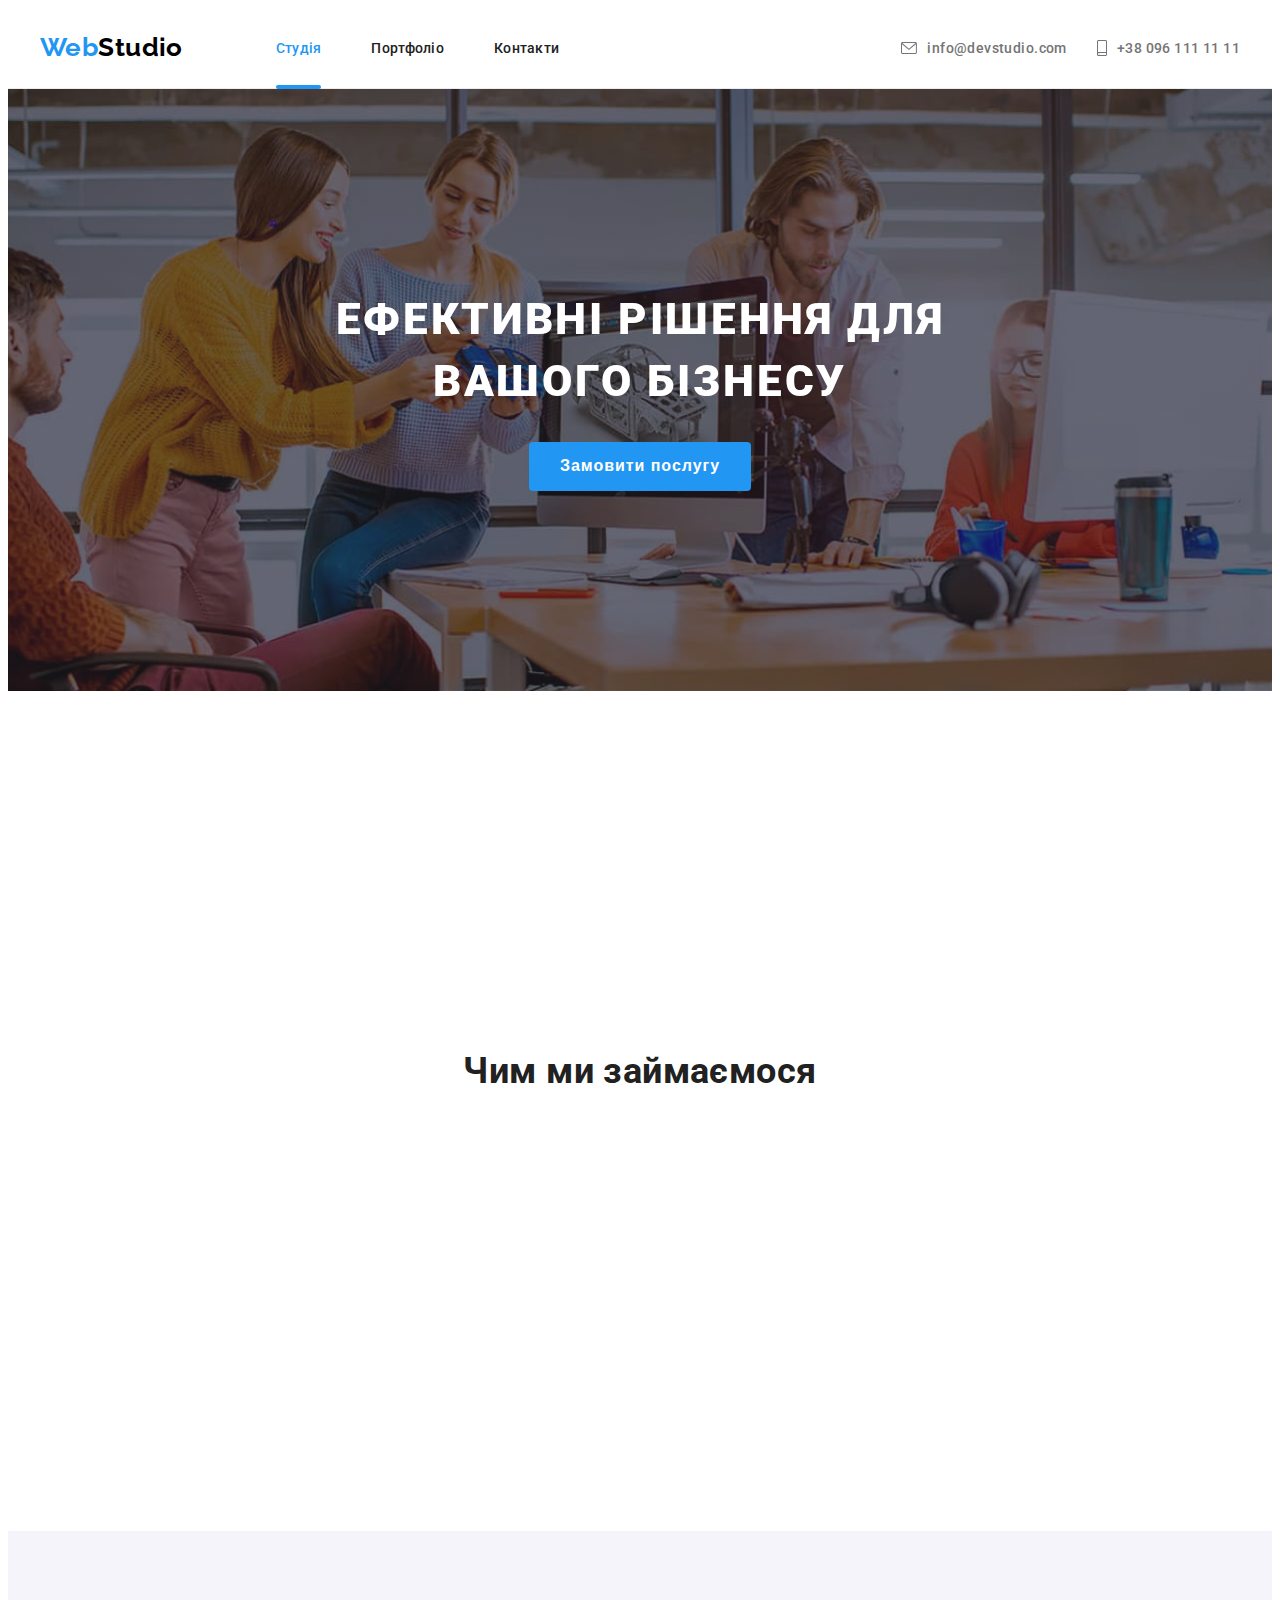
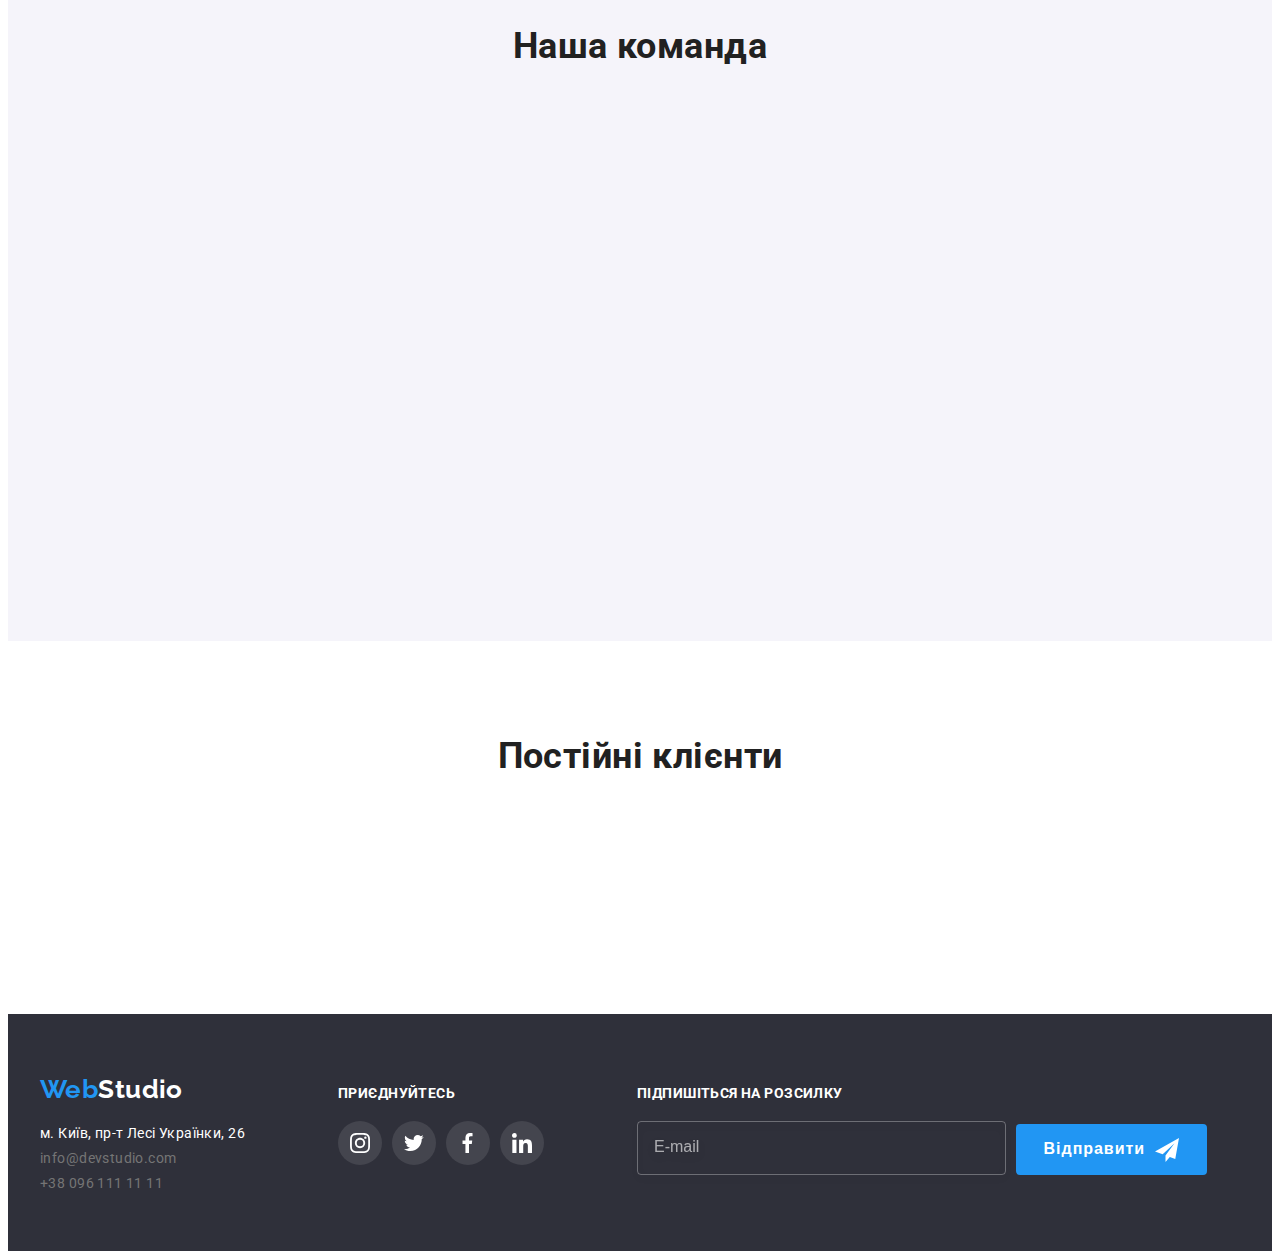
<file: index.html>
<!DOCTYPE html>
<html lang="uk">
  <head>
    <meta charset="UTF-8" />
    <meta http-equiv="X-UA-Compatible" content="IE=edge" />
    <meta name="viewport" content="width=device-width, initial-scale=1.0" />
    <title>Студія</title>
    <link rel="preconnect" href="https://fonts.googleapis.com" />
    <link rel="preconnect" href="https://fonts.gstatic.com" crossorigin />
    <link
      href="https://fonts.googleapis.com/css2?family=Raleway:wght@700&family=Roboto:wght@400;500;700;900&display=swap"
      rel="stylesheet"
    />
    <link
      rel="stylesheet"
      href="https://cdnjs.cloudflare.com/ajax/libs/modern-normalize/1.1.0/modern-normalize.min.css"
      integrity="sha512-wpPYUAdjBVSE4KJnH1VR1HeZfpl1ub8YT/NKx4PuQ5NmX2tKuGu6U/JRp5y+Y8XG2tV+wKQpNHVUX03MfMFn9Q=="
      crossorigin="anonymous"
      referrerpolicy="no-referrer"
    />
    <link
      rel="stylesheet"
      href="https://cdnjs.cloudflare.com/ajax/libs/animate.css/4.1.1/animate.min.css"
    />
    <link href="https://unpkg.com/aos@2.3.1/dist/aos.css" rel="stylesheet" />
    <link rel="stylesheet" href="./styles.css/style.css" />
  </head>
  <body class="page">
    <!-- Header -->
    <header class="header section">
      <nav class="container main-nav">
        <a href="./index.html" class="logo"
          >Web<span class="head-style">Studio</span></a
        >
        <ul class="site-nav list">
          <li class="site-nav-item">
            <a
              href=""
              class="site-nav-link link current"
              rel="noreferrer noopener"
              >Студія</a
            >
          </li>
          <li class="site-nav-item">
            <a href="./portfolio.html" class="site-nav-link link">Портфоліо</a>
          </li>
          <li class="site-nav-item">
            <a href="" class="site-nav-link link" rel="noreferrer noopener"
              >Контакти</a
            >
          </li>
        </ul>
        <ul class="contacts-list list">
          <li class="contacts-item">
            <a class="contact-link link" href="mailto:info@devstudio.com">
              <svg class="contact-icon" width="16" height="12">
                <use href="./images/social-icon.svg#icon-envelope"></use></svg
              >info@devstudio.com</a
            >
          </li>
          <li class="contacts-item">
            <a
              class="contact-link phone-icon phone link"
              href="tel:+380961111111"
              ><svg class="contact-icon" width="10" height="16">
                <use href="./images/social-icon.svg#icon-smartphone"></use></svg
              >+38 096 111 11 11</a
            >
          </li>
        </ul>
      </nav>
    </header>
    <!-- Hero -->
    <main>
      <section class="hero">
        <div class="container">
          <h1 class="hero-title" data-aos="zoom-out-up">
            Ефективні рішення для вашого бізнесу
          </h1>
          <button type="button" class="hero-button btn" data-modal-open>
            Замовити послугу
          </button>
        </div>
      </section>
      <!-- Переваги -->
      <section class="section feature">
        <div class="container">
          <h2 class="section-title visually-hidden">Переваги</h2>
          <ul
            class="feature-list list"
            data-aos="fade-down"
            data-aos-duration="350"
          >
            <li class="feature-item antena-icon">
              <div class="feature-wrapp">
                <svg class="feature-icon" width="70" height="70">
                  <use href="./images/social-icon.svg#icon-antenna"></use>
                </svg>
              </div>
              <h3 class="feature-title">Увага до деталей</h3>
              <p class="feature-text">
                Ідейні міркування, і навіть початок повсякденної роботи з
                формування позиції.
              </p>
            </li>
            <li class="feature-item clock-icon">
              <div class="feature-wrapp">
                <svg class="feature-icon" width="70" height="70">
                  <use href="./images/social-icon.svg#icon-clock"></use>
                </svg>
              </div>
              <h3 class="feature-title">Пунктуальність</h3>
              <p class="feature-text">
                Завдання організації, особливо рамки і місце навчання кадрів
                тягне у себе.
              </p>
            </li>
            <li class="feature-item diagram-icon">
              <div class="feature-wrapp">
                <svg class="feature-icon" width="70" height="70">
                  <use href="./images/social-icon.svg#icon-diagram"></use>
                </svg>
              </div>
              <h3 class="feature-title">Планування</h3>
              <p class="feature-text">
                Так само консультація з широким активом значною мірою зумовлює.
              </p>
            </li>
            <li class="feature-item astronaut-icon">
              <div class="feature-wrapp">
                <svg class="feature-icon" width="70" height="70">
                  <use href="./images/social-icon.svg#icon-astronaut"></use>
                </svg>
              </div>
              <h3 class="feature-title">Сучасні Технологіі</h3>
              <p class="feature-text">
                Значимість цих проблем настільки очевидна, що реалізація
                планових завдань.
              </p>
            </li>
          </ul>
        </div>
      </section>
      <!-- Что мы делаем -->
      <section class="section process">
        <div class="container">
          <h2 class="section-title">Чим ми займаємося</h2>
          <ul
            class="process-list list"
            data-aos="fade-down"
            data-aos-duration="350"
          >
            <li class="process-item">
              <div class="process-wrap">
                <img
                  src="./images/box1.jpg"
                  alt="Робота на персональному компьютері"
                  width="370"
                  height="294"
                />
                <p class="process-text">Десктопні додатки</p>
              </div>
            </li>
            <li class="process-item">
              <div class="process-wrap">
                <img
                  src="./images/box2.jpg"
                  alt="Розробка  дизайна на макбуці"
                  width="370"
                  height="294"
                />
                <p class="process-text">Мобільні додатки</p>
              </div>
            </li>
            <li class="process-item">
              <div class="process-wrap">
                <img
                  src="./images/box3.jpg"
                  alt="Планшет з інфографікой"
                  width="370"
                  height="294"
                />
                <p class="process-text">Дизайнерські рішення</p>
              </div>
            </li>
          </ul>
        </div>
      </section>
      <!-- Team -->
      <section class="section team">
        <div class="container">
          <h2 class="section-title">Наша команда</h2>
          <ul
            class="team-list list"
            data-aos="fade-down"
            data-aos-duration="350"
          >
            <li class="team-item">
              <img
                src="./images/team/igor.jpg"
                alt="молодий хлопець у коричневій сорочці, з бородою та в окулярах"
                width="270"
              />
              <div class="team-content">
                <h3 class="team-title">Ігор Дем'яненко</h3>
                <p class="team-subtitle">Product Designer</p>
                <ul class="social-team-list">
                  <li class="social-team-item">
                    <a href="" class="social-team-link">
                      <svg class="social-team-icon">
                        <use
                          href="./images/social-icon.svg#icon-instagram"
                        ></use>
                      </svg>
                    </a>
                  </li>
                  <li class="social-team-item">
                    <a href="" class="social-team-link">
                      <svg class="social-team-icon">
                        <use href="./images/social-icon.svg#icon-twitter"></use>
                      </svg>
                    </a>
                  </li>
                  <li class="social-team-item">
                    <a href="" class="social-team-link">
                      <svg class="social-team-icon">
                        <use
                          href="./images/social-icon.svg#icon-facebook"
                        ></use>
                      </svg>
                    </a>
                  </li>
                  <li class="social-team-item">
                    <a href="" class="social-team-link">
                      <svg class="social-team-icon">
                        <use
                          href="./images/social-icon.svg#icon-linkedin"
                        ></use>
                      </svg>
                    </a>
                  </li>
                </ul>
              </div>
            </li>

            <li class="team-item">
              <img
                src="./images/team/olga.jpg"
                alt="Дівчина з білим волоссям та в окулярах, яка посміхається"
                width="270"
                class="photo"
              />
              <div class="team-content">
                <h3 class="team-title">Ольга Рєпіна</h3>
                <p class="team-subtitle">Frontend Developer</p>

                <ul class="social-team-list">
                  <li class="social-team-item">
                    <a href="" class="social-team-link">
                      <svg class="social-team-icon">
                        <use
                          href="./images/social-icon.svg#icon-instagram"
                        ></use>
                      </svg>
                    </a>
                  </li>
                  <li class="social-team-item">
                    <a href="" class="social-team-link">
                      <svg class="social-team-icon">
                        <use href="./images/social-icon.svg#icon-twitter"></use>
                      </svg>
                    </a>
                  </li>
                  <li class="social-team-item">
                    <a href="" class="social-team-link">
                      <svg class="social-team-icon">
                        <use
                          href="./images/social-icon.svg#icon-facebook"
                        ></use>
                      </svg>
                    </a>
                  </li>
                  <li class="social-team-item">
                    <a href="" class="social-team-link">
                      <svg class="social-team-icon">
                        <use
                          href="./images/social-icon.svg#icon-linkedin"
                        ></use>
                      </svg>
                    </a>
                  </li>
                </ul>
              </div>
            </li>
            <li class="team-item">
              <img
                src="./images/team/mikola.jpg"
                alt="Молодий хлопець в голубій рубашці"
                width="270"
              />
              <div class="team-content">
                <h3 class="team-title">Микола Тарасов</h3>
                <p class="team-subtitle">Marketing</p>

                <ul class="social-team-list">
                  <li class="social-team-item">
                    <a href="" class="social-team-link">
                      <svg class="social-team-icon">
                        <use
                          href="./images/social-icon.svg#icon-instagram"
                        ></use>
                      </svg>
                    </a>
                  </li>
                  <li class="social-team-item">
                    <a href="" class="social-team-link">
                      <svg class="social-team-icon">
                        <use href="./images/social-icon.svg#icon-twitter"></use>
                      </svg>
                    </a>
                  </li>
                  <li class="social-team-item">
                    <a href="" class="social-team-link">
                      <svg class="social-team-icon">
                        <use
                          href="./images/social-icon.svg#icon-facebook"
                        ></use>
                      </svg>
                    </a>
                  </li>
                  <li class="social-team-item">
                    <a href="" class="social-team-link">
                      <svg class="social-team-icon">
                        <use
                          href="./images/social-icon.svg#icon-linkedin"
                        ></use>
                      </svg>
                    </a>
                  </li>
                </ul>
              </div>
            </li>
            <li class="team-item">
              <img
                src="./images/team/mihailo.jpg"
                alt="Хлопець у чорній футболці з бородою та в окулярах"
                width="270"
              />
              <div class="team-content">
                <h3 class="team-title">Михайло Єрмаков</h3>
                <p class="team-subtitle">UI Designer</p>
                <ul class="social-team-list">
                  <li class="social-team-item">
                    <a href="" class="social-team-link">
                      <svg class="social-team-icon">
                        <use
                          href="./images/social-icon.svg#icon-instagram"
                        ></use>
                      </svg>
                    </a>
                  </li>
                  <li class="social-team-item">
                    <a href="" class="social-team-link">
                      <svg class="social-team-icon">
                        <use href="./images/social-icon.svg#icon-twitter"></use>
                      </svg>
                    </a>
                  </li>
                  <li class="social-team-item">
                    <a href="" class="social-team-link">
                      <svg class="social-team-icon">
                        <use
                          href="./images/social-icon.svg#icon-facebook"
                        ></use>
                      </svg>
                    </a>
                  </li>
                  <li class="social-team-item">
                    <a href="" class="social-team-link">
                      <svg class="social-team-icon">
                        <use
                          href="./images/social-icon.svg#icon-linkedin"
                        ></use>
                      </svg>
                    </a>
                  </li>
                </ul>
              </div>
            </li>
          </ul>
        </div>
      </section>
      <section class="clients section">
        <div class="container">
          <h2 class="section-title">Постійні клієнти</h2>
          <ul class="clients-list" data-aos="fade-down" data-aos-duration="350">
            <li class="clients-item client-one">
              <a href="" class="clients-link"
                ><svg class="clients-icon" width="106" height="60">
                  <use
                    href="./images/social-icon.svg#icon-client-one"
                  ></use></svg
              ></a>
            </li>
            <li class="clients-item client-two">
              <a href="" class="clients-link"
                ><svg class="clients-icon" width="106" height="60">
                  <use
                    href="./images/social-icon.svg#icon-client-two"
                  ></use></svg
              ></a>
            </li>
            <li class="clients-item client-three">
              <a href="" class="clients-link"
                ><svg class="clients-icon" width="106" height="60">
                  <use
                    href="./images/social-icon.svg#icon-client-three"
                  ></use></svg
              ></a>
            </li>
            <li class="clients-item client-four">
              <a href="" class="clients-link"
                ><svg class="clients-icon" width="106" height="60">
                  <use
                    href="./images/social-icon.svg#icon-client-four"
                  ></use></svg
              ></a>
            </li>
            <li class="clients-item client-five">
              <a href="" class="clients-link"
                ><svg class="clients-icon" width="106" height="60">
                  <use
                    href="./images/social-icon.svg#icon-client-five"
                  ></use></svg
              ></a>
            </li>
            <li class="clients-item client-six">
              <a href="" class="clients-link"
                ><svg class="clients-icon" width="106" height="60">
                  <use
                    href="./images/social-icon.svg#icon-client-six"
                  ></use></svg
              ></a>
            </li>
          </ul>
        </div>
      </section>
    </main>
    <!-- Футер -->
    <footer class="footer section">
      <div class="container footer-content">
        <div class="footer-adress">
          <a href="./index.html" class="logo"
            >Web<span class="foot-style">Studio</span></a
          >
          <address>
            <ul class="address-list list">
              <li class="address-item">
                <a
                  href="https://goo.gl/maps/CPtrU1FHBa2aNyZL9"
                  target="_blank"
                  rel="noopener noreferrer nofollow"
                  class="street link"
                  >м. Київ, пр-т Лесі Українки, 26</a
                >
              </li>
              <li class="address-item">
                <a class="mail link" href="mailto:info@devstudio.com"
                  >info@devstudio.com</a
                >
              </li>
              <li class="address-item">
                <a class="phone link" href="tel:+380961111111"
                  >+38 096 111 11 11</a
                >
              </li>
            </ul>
          </address>
        </div>
        <div class="social footer-social">
          <strong class="social-title">приєднуйтесь</strong>
          <ul class="social-team-list">
            <li class="social-team-item">
              <a href="" class="social-team-link footer-social-link">
                <svg class="social-team-icon">
                  <use href="./images/social-icon.svg#icon-instagram"></use>
                </svg>
              </a>
            </li>
            <li class="social-team-item">
              <a href="" class="social-team-link footer-social-link">
                <svg class="social-team-icon">
                  <use href="./images/social-icon.svg#icon-twitter"></use>
                </svg>
              </a>
            </li>
            <li class="social-team-item">
              <a href="" class="social-team-link footer-social-link">
                <svg class="social-team-icon">
                  <use href="./images/social-icon.svg#icon-facebook"></use>
                </svg>
              </a>
            </li>
            <li class="social-team-item">
              <a href="" class="social-team-link footer-social-link">
                <svg class="social-team-icon">
                  <use href="./images/social-icon.svg#icon-linkedin"></use>
                </svg>
              </a>
            </li>
          </ul>
        </div>
        <div class="footer-wrap">
          <form action="#" class="footer-form">
            <strong class="social-title send-title"
              >підпишіться на розсилку</strong
            >
            <div class="foot-input-wrap">
              <input
                type="email"
                class="footer-input"
                name="email"
                id="footer-name"
                required
                placeholder="E-mail"
              />
              <button type="submit" class="btn footer-btn">
                Відправити
                <svg class="icon-send" width="24px" height="24px">
                  <use href="./images/social-icon.svg#icon-send"></use>
                </svg>
              </button>
            </div>
          </form>
        </div>
      </div>
    </footer>
    <div class="backdrop is-hidden" data-modal>
      <div class="modal">
        <button type="button" class="close-modal-btn" data-modal-close>
          <svg class="icon-close" width="11px" height="11px">
            <use href="./images/social-icon.svg#icon-close"></use>
          </svg>
        </button>

        <form action="#" class="form">
          <b class="form-title">Залиште свої дані, ми вам передзвонимо</b>

          <div class="form-field">
            <label for="name" class="form-label">Ім'я</label>
            <span class="input-wrap">
              <input
                class="form-input"
                type="name"
                name="name"
                id="name"
                required
                minlength="3"
                placeholder="Ваше Ім'я"
              />
              <svg class="form-icon" width="18" height="18">
                <use href="./images/social-icon.svg#icon-person"></use>
              </svg>
            </span>
          </div>

          <div class="form-field">
            <label for="tel" class="form-label">Телефон</label>
            <span class="input-wrap">
              <input
                class="form-input"
                type="tel"
                name="tel"
                id="tel"
                required
                placeholder=" "
                value="+380"
                minlength="13"
                maxlength="13"
              />
              <svg class="form-icon" width="18" height="18">
                <use href="./images/social-icon.svg#icon-form-phone"></use>
              </svg>
            </span>
          </div>

          <div class="form-field">
            <label for="mail" class="form-label">Пошта</label>
            <span class="input-wrap">
              <input
                class="form-input"
                type="email"
                name="mail"
                id="mail"
                required
                placeholder="test@gmail.com"
              />
              <svg class="form-icon" width="18" height="18">
                <use href="./images/social-icon.svg#icon-email"></use>
              </svg>
            </span>
          </div>

          <div class="form-field">
            <label class="form-label" for="comment">Коментар</label>
            <textarea
              class="comment"
              name="comment"
              id="comment"
              rows="10"
              placeholder="Введіть текст"
            ></textarea>
          </div>

          <div class="terms">
            <input
              class="terms-check visually-hidden"
              type="checkbox"
              name="terms"
              id="terms"
              required
            />
            <label for="terms" class="terms-label">
              <span>
                <svg class="check-icon" width="18" height="18">
                  <use href="./images/social-icon.svg#icon-check"></use></svg
              ></span>
              Погоджуюся з розсилкою та приймаю
              <a href="#" class="terms-link">Умови договору</a></label
            >
          </div>

          <button type="submit" class="btn form-button">Відправити</button>
        </form>
      </div>
    </div>
    <script src="./js/modal.js"></script>
    <script src="https://unpkg.com/aos@2.3.1/dist/aos.js"></script>
    <script>
      AOS.init();
    </script>
  </body>
</html>
</file>
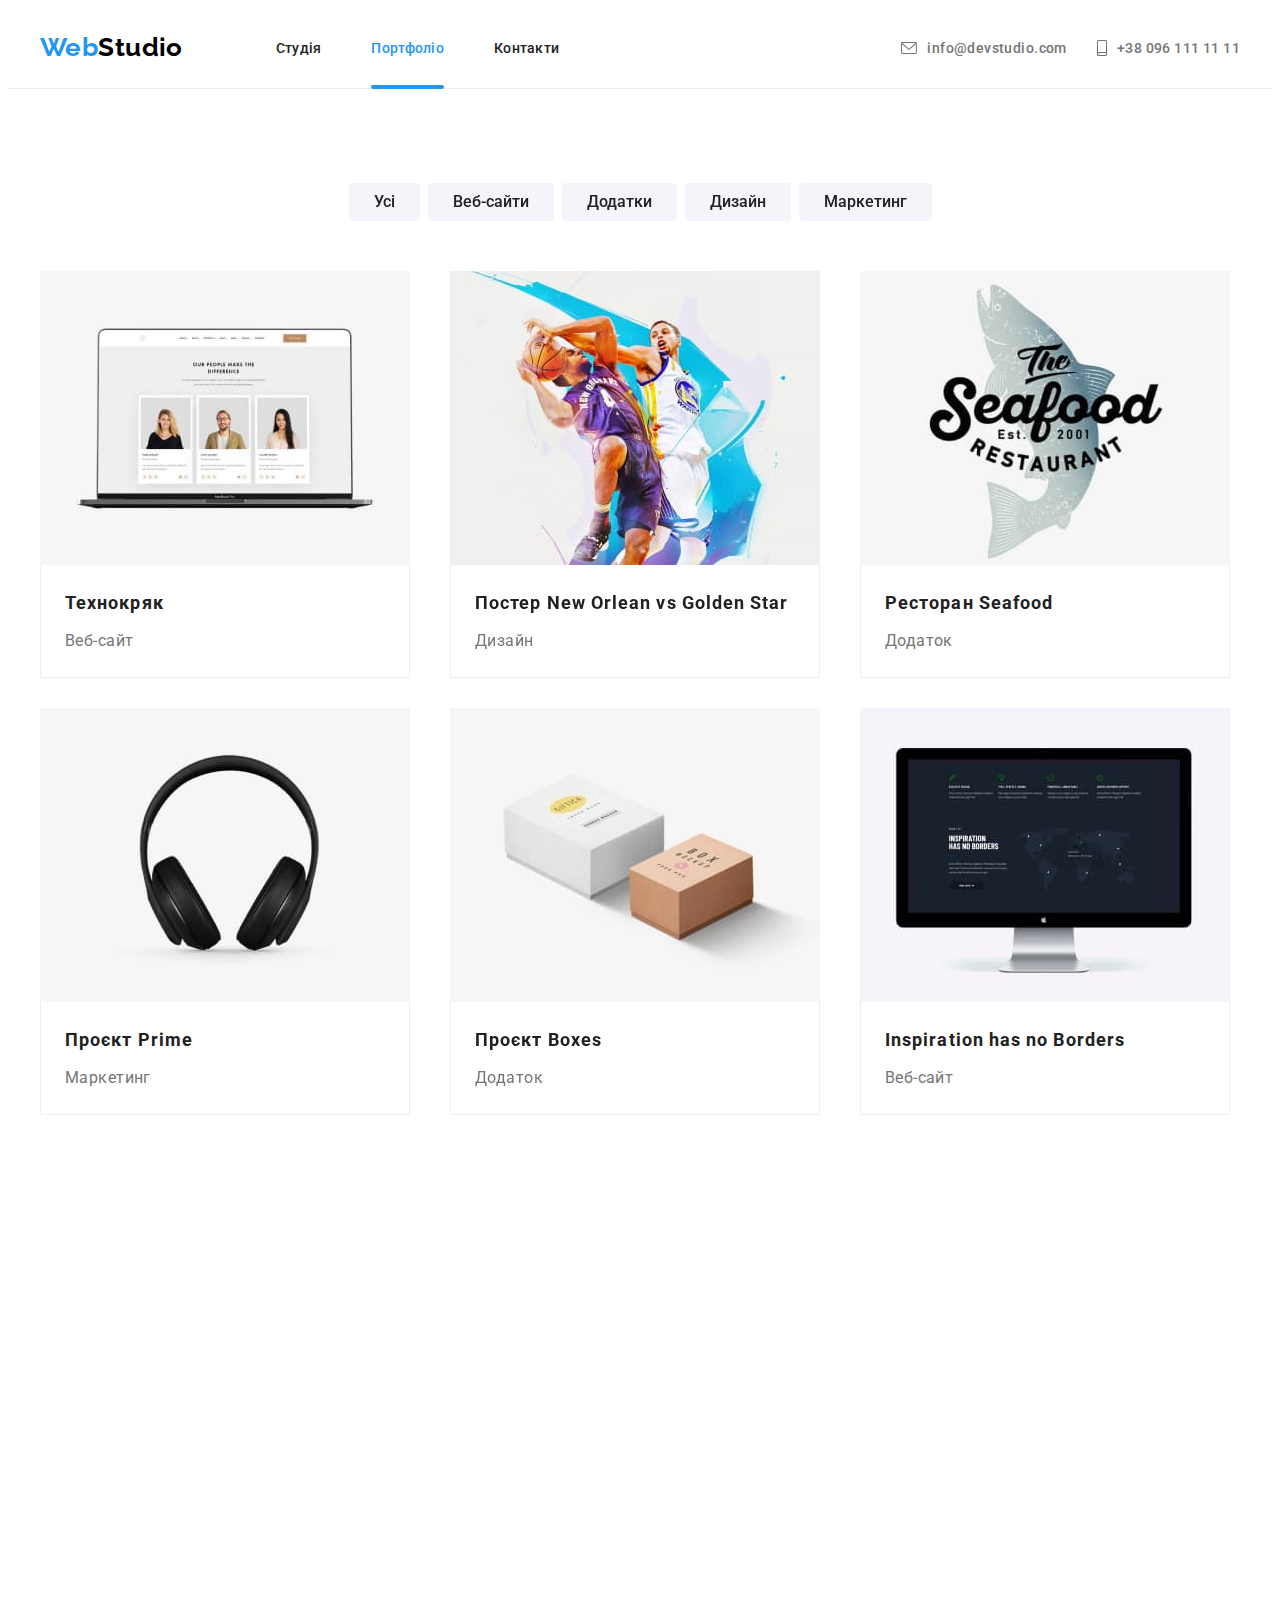
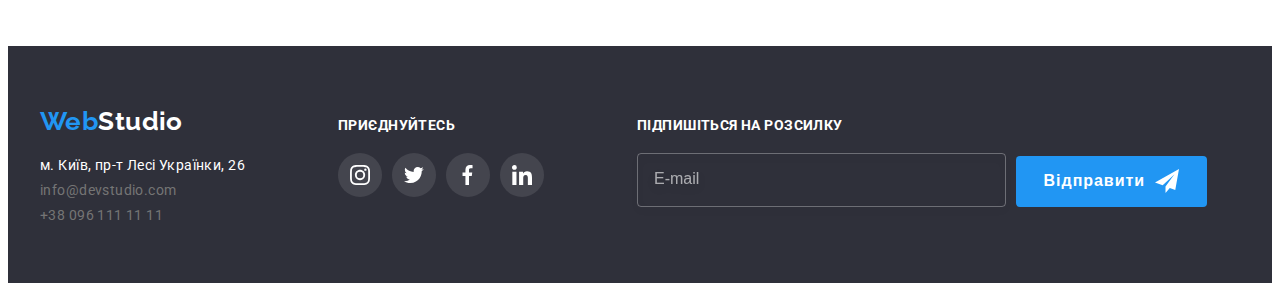
<file: portfolio.html>
<!DOCTYPE html>
<html lang="uk">
  <head>
    <meta charset="UTF-8" />
    <meta http-equiv="X-UA-Compatible" content="IE=edge" />
    <meta name="viewport" content="width=device-width, initial-scale=1.0" />
    <title>Студія</title>
    <link rel="preconnect" href="https://fonts.googleapis.com" />
    <link rel="preconnect" href="https://fonts.gstatic.com" crossorigin />
    <link
      href="https://fonts.googleapis.com/css2?family=Raleway:wght@700&family=Roboto:wght@400;500;700;900&display=swap"
      rel="stylesheet"
    />
    <link
      rel="stylesheet"
      href="https://cdnjs.cloudflare.com/ajax/libs/modern-normalize/1.1.0/modern-normalize.min.css"
      integrity="sha512-wpPYUAdjBVSE4KJnH1VR1HeZfpl1ub8YT/NKx4PuQ5NmX2tKuGu6U/JRp5y+Y8XG2tV+wKQpNHVUX03MfMFn9Q=="
      crossorigin="anonymous"
      referrerpolicy="no-referrer"
    />
    <link
      rel="stylesheet"
      href="https://cdnjs.cloudflare.com/ajax/libs/animate.css/4.1.1/animate.min.css"
    />
    <link href="https://unpkg.com/aos@2.3.1/dist/aos.css" rel="stylesheet" />
    <link rel="stylesheet" href="./styles.css/style.css" />
  </head>
  <body class="page">
    <!-- Header -->
    <header class="header">
      <nav class="container main-nav">
        <a href="./index.html" class="logo"
          >Web<span class="head-style">Studio</span></a
        >
        <ul class="site-nav list">
          <li class="site-nav-item">
            <a
              href="./index.html"
              class="site-nav-link link"
              rel="noreferrer noopener"
              >Студія</a
            >
          </li>
          <li class="site-nav-item">
            <a href="./portfolio.html" class="site-nav-link link current"
              >Портфоліо</a
            >
          </li>
          <li class="site-nav-item">
            <a href="" class="site-nav-link link" rel="noreferrer noopener"
              >Контакти</a
            >
          </li>
        </ul>
        <ul class="contacts-list list">
          <li class="contacts-item">
            <a class="contact-link link" href="mailto:info@devstudio.com">
              <svg class="contact-icon" width="16" height="12">
                <use href="./images/social-icon.svg#icon-envelope"></use></svg
              >info@devstudio.com</a
            >
          </li>
          <li class="contacts-item">
            <a
              class="contact-link phone-icon phone link"
              href="tel:+380961111111"
              ><svg class="contact-icon" width="10" height="16">
                <use href="./images/social-icon.svg#icon-smartphone"></use></svg
              >+38 096 111 11 11</a
            >
          </li>
        </ul>
      </nav>
    </header>
    <!-- main  -->
    <main>
      <section class="portfolio section">
        <div class="container">
          <h1 class="visually-hidden">Портфоліо</h1>
          <ul class="filter-list list" data-aos="zoom-out-up">
            <li class="filter-item">
              <button class="radio-button" type="button">Усі</button>
            </li>
            <li class="filter-item">
              <button class="radio-button" type="button">Веб-сайти</button>
            </li>
            <li class="filter-item">
              <button class="radio-button" type="button">Додатки</button>
            </li>
            <li class="filter-item">
              <button class="radio-button" type="button">Дизайн</button>
            </li>
            <li class="filter-item">
              <button class="radio-button" type="button">Маркетинг</button>
            </li>
          </ul>
          <ul class="projects-list list">
            <li class="projects-item" data-aos="fade-right">
              <a href="" class="link projects-link">
                <div class="projects-overlay">
                  <img
                    src="./images/portfolio/technokryk.jpeg"
                    alt="Приклад сайта на ноутбуці"
                    class="projects-cover"
                    width="370"
                  />
                  <p class="text-overlay">
                    Ресурс пропонує комплексні пропозиції з різним рівнем
                    функціоналу та сервісів. Все це дозволить відвідувачу
                    отримати вичерпні відомості про компанію чи приватну особу.
                  </p>
                </div>
                <div class="bot-content">
                  <h2 class="project-title">Технокряк</h2>
                  <p class="projects-text">Веб-сайт</p>
                </div>
              </a>
            </li>
            <li class="projects-item" data-aos="flip-right">
              <a href="" class="link projects-link">
                <div class="projects-overlay">
                  <img
                    src="./images/portfolio/poster.jpeg"
                    alt="Два хлопця грають у баскетбол"
                    class="projects-cover"
                    width="370"
                  />
                  <p class="text-overlay">
                    Ресурс пропонує комплексні пропозиції з різним рівнем
                    функціоналу та сервісів. Все це дозволить відвідувачу
                    отримати вичерпні відомості про компанію чи приватну особу.
                  </p>
                </div>
                <div class="bot-content">
                  <h2 class="project-title">
                    Постер New Orlean vs Golden Star
                  </h2>
                  <p class="projects-text">Дизайн</p>
                </div>
              </a>
            </li>
            <li class="projects-item" data-aos="fade-left">
              <a href="" class="link projects-link">
                <div class="projects-overlay">
                  <img
                    src="./images/portfolio/seafood.jpeg"
                    alt="Логотип у формі сірої риби"
                    class="projects-cover"
                    width="370"
                  />
                  <p class="text-overlay">
                    Ресурс пропонує комплексні пропозиції з різним рівнем
                    функціоналу та сервісів. Все це дозволить відвідувачу
                    отримати вичерпні відомості про компанію чи приватну особу.
                  </p>
                </div>
                <div class="bot-content">
                  <h2 class="project-title">Ресторан Seafood</h2>
                  <p class="projects-text">Додаток</p>
                </div>
              </a>
            </li>
            <li class="projects-item" data-aos="fade-right">
              <a href="" class="link projects-link">
                <div class="projects-overlay">
                  <img
                    src="./images/portfolio/prime.jpeg"
                    alt="фото чорних навушників на білому фоні"
                    class="projects-cover"
                    width="370"
                  />
                  <p class="text-overlay">
                    Ресурс пропонує комплексні пропозиції з різним рівнем
                    функціоналу та сервісів. Все це дозволить відвідувачу
                    отримати вичерпні відомості про компанію чи приватну особу.
                  </p>
                </div>
                <div class="bot-content">
                  <h2 class="project-title">Проєкт Prime</h2>
                  <p class="projects-text">Маркетинг</p>
                </div>
              </a>
            </li>
            <li class="projects-item" data-aos="flip-right">
              <a href="" class="link projects-link">
                <div class="projects-overlay">
                  <img
                    src="./images/portfolio/boxes.jpeg"
                    alt="дві коробки з разнимі стилями"
                    class="projects-cover"
                    width="370"
                  />
                  <p class="text-overlay">
                    Ресурс пропонує комплексні пропозиції з різним рівнем
                    функціоналу та сервісів. Все це дозволить відвідувачу
                    отримати вичерпні відомості про компанію чи приватну особу.
                  </p>
                </div>
                <div class="bot-content">
                  <h2 class="project-title">Проєкт Boxes</h2>
                  <p class="projects-text">Додаток</p>
                </div>
              </a>
            </li>
            <li class="projects-item" data-aos="fade-left">
              <a href="" class="link projects-link">
                <div class="projects-overlay">
                  <img
                    src="./images/portfolio/inspiration.jpeg"
                    alt="монітор, на якому зображен веб сервіс проекту"
                    class="projects-cover"
                    width="370"
                  />
                  <p class="text-overlay">
                    Ресурс пропонує комплексні пропозиції з різним рівнем
                    функціоналу та сервісів. Все це дозволить відвідувачу
                    отримати вичерпні відомості про компанію чи приватну особу.
                  </p>
                </div>
                <div class="bot-content">
                  <h2 class="project-title">Inspiration has no Borders</h2>
                  <p class="projects-text">Веб-сайт</p>
                </div>
              </a>
            </li>
            <li class="projects-item" data-aos="fade-right">
              <a href="" class="link projects-link">
                <div class="projects-overlay">
                  <img
                    src="./images/portfolio/limitededition.jpeg"
                    alt="Розгорнутий білій журнал"
                    class="projects-cover"
                    width="370"
                  />
                  <p class="text-overlay">
                    Ресурс пропонує комплексні пропозиції з різним рівнем
                    функціоналу та сервісів. Все це дозволить відвідувачу
                    отримати вичерпні відомості про компанію чи приватну особу.
                  </p>
                </div>
                <div class="bot-content">
                  <h2 class="project-title">Видання Limited Edition</h2>
                  <p class="projects-text">Дизайн</p>
                </div>
              </a>
            </li>
            <li class="projects-item" data-aos="flip-right">
              <a href="" class="link projects-link">
                <div class="projects-overlay">
                  <img
                    src="./images/portfolio/lab.jpeg"
                    alt="Логотип компаніі Lab"
                    class="projects-cover"
                    width="370"
                  />
                  <p class="text-overlay">
                    Ресурс пропонує комплексні пропозиції з різним рівнем
                    функціоналу та сервісів. Все це дозволить відвідувачу
                    отримати вичерпні відомості про компанію чи приватну особу.
                  </p>
                </div>
                <div class="bot-content">
                  <h2 class="project-title">Проєкт LAB</h2>
                  <p class="projects-text">Маркетинг</p>
                </div>
              </a>
            </li>
            <li class="projects-item" data-aos="fade-left">
              <a href="" class="link projects-link">
                <div class="projects-overlay">
                  <img
                    src="./images/portfolio/growing.jpeg"
                    alt="Чоловічі руки, які печатають текст на ноутбуці"
                    class="projects-cover"
                    width="370"
                  />
                  <p class="text-overlay">
                    Ресурс пропонує комплексні пропозиції з різним рівнем
                    функціоналу та сервісів. Все це дозволить відвідувачу
                    отримати вичерпні відомості про компанію чи приватну особу.
                  </p>
                </div>
                <div class="bot-content">
                  <h2 class="project-title">Growing Business</h2>
                  <p class="projects-text">Додаток</p>
                </div>
              </a>
            </li>
          </ul>
        </div>
      </section>
    </main>
    <!-- Футер -->
    <footer class="footer section">
      <div class="container footer-content">
        <div class="footer-adress">
          <a href="./index.html" class="logo"
            >Web<span class="foot-style">Studio</span></a
          >
          <address>
            <ul class="address-list list">
              <li class="address-item">
                <a
                  href="https://goo.gl/maps/CPtrU1FHBa2aNyZL9"
                  target="_blank"
                  rel="noopener noreferrer nofollow"
                  class="street link"
                  >м. Київ, пр-т Лесі Українки, 26</a
                >
              </li>
              <li class="address-item">
                <a class="mail link" href="mailto:info@devstudio.com"
                  >info@devstudio.com</a
                >
              </li>
              <li class="address-item">
                <a class="phone link" href="tel:+380961111111"
                  >+38 096 111 11 11</a
                >
              </li>
            </ul>
          </address>
        </div>
        <div class="social footer-social">
          <strong class="social-title">приєднуйтесь</strong>
          <ul class="social-team-list">
            <li class="social-team-item">
              <a href="" class="social-team-link footer-social-link">
                <svg class="social-team-icon">
                  <use href="./images/social-icon.svg#icon-instagram"></use>
                </svg>
              </a>
            </li>
            <li class="social-team-item">
              <a href="" class="social-team-link footer-social-link">
                <svg class="social-team-icon">
                  <use href="./images/social-icon.svg#icon-twitter"></use>
                </svg>
              </a>
            </li>
            <li class="social-team-item">
              <a href="" class="social-team-link footer-social-link">
                <svg class="social-team-icon">
                  <use href="./images/social-icon.svg#icon-facebook"></use>
                </svg>
              </a>
            </li>
            <li class="social-team-item">
              <a href="" class="social-team-link footer-social-link">
                <svg class="social-team-icon">
                  <use href="./images/social-icon.svg#icon-linkedin"></use>
                </svg>
              </a>
            </li>
          </ul>
        </div>
        <div class="footer-wrap">
          <form action="" class="footer-form">
            <strong class="social-title send-title"
              >підпишіться на розсилку</strong
            >
            <div class="foot-input-wrap">
              <input
                type="email"
                class="footer-input"
                name="email"
                id="footer-name"
                required
                placeholder="E-mail"
              />
              <button type="submit" class="btn footer-btn">
                Відправити
                <svg class="icon-send" width="24px" height="24px">
                  <use href="./images/social-icon.svg#icon-send"></use>
                </svg>
              </button>
            </div>
          </form>
        </div>
      </div>
    </footer>

    <script src="https://unpkg.com/aos@2.3.1/dist/aos.js"></script>
    <script>
      AOS.init();
    </script>
  </body>
</html>
</file>
<file: styles.css/style.css>
/* Primary color - #757575 */
/* Sub color - #212121 */
/* Brand color #2196F3*/
/* Black color #000000 */
/* White color #FFFFFF */
/* Primary bg color #2F303A */
/* Maine font - Roboto 400-500-700-900  */
/* Logo font - 'Raleway' 700 */

:root {
  --primary-text-color: #757575;
  --secondary-text-color: #212121;
  --brand-color: #2196f3;
  --black-text-color: #000000;
  --white-text-color: #fff;
  --white-bg-color: #fff;
  --white-icon-color: #fff;
  --button-bg-color: #f5f4fa;
  --feature-bg-icon-color: #f5f4fa;
  --hero-bg-color: #2f303a;
  --footer-bg-color: #2f303a;
  --social-icon-color: #afb1b8;

  /* CSs animation speed */
  --transit: 250ms cubic-bezier(0.4, 0, 0.2, 1);
  --portfolio-card-transit: 250ms cubic-bezier(0.4, 0, 0.2, 1);
}

body {
  font-family: "Roboto", sans-serif;
  font-size: 14px;
  letter-spacing: 0.03em;

  color: var(--primary-text-color);
}

/* !------------------Reset------------------ */

h1,
h2,
h3,
h4,
h5,
h6,
p {
  margin-top: 0;
  margin-bottom: 0;
}

ul {
  list-style: none;
  margin: 0;
  padding: 0;
}

img {
  display: block;
  max-width: 100%;
}

button {
  display: block;
  cursor: pointer;
}

/* ? Універсальні класи */

.list {
  margin: 0;
  padding: 0;

  list-style: none;
}

.link {
  text-decoration: none;
}

.section {
  margin: 0 auto;
  max-width: 1600px;
  padding-top: 94px;
  padding-bottom: 94px;
}

.section-title {
  margin-bottom: 50px;
  text-align: center;

  font-size: 36px;
  line-height: 1.2;

  color: var(--secondary-text-color);
}

/* !------------------CONTAINER------------------ */

.container {
  width: 1200px;
  margin-left: auto;
  margin-right: auto;
  padding-left: 15px;
  padding-right: 15px;
}

/* ?------------------hidden для h1-h2 ------------------ */

.visually-hidden {
  position: absolute;
  white-space: nowrap;
  padding: 0;
  margin: -1px;

  width: 1px;
  height: 1px;

  overflow: hidden;
  border: 0;
  clip: rect(0 0 0 0);
  clip-path: inset(50%);
}

/*! ------------------HEADER----------------------  */

.header {
  width: 100%;
  min-height: 80px;
  padding: 0;

  background-color: var(--white-bg-color);
  border-bottom: 1px solid #ececec;
}

.main-nav {
  display: flex;
  align-items: center;
}

.site-nav {
  display: flex;
  margin-left: 93px;
  gap: 50px;
}

.site-nav-link {
  padding-top: 32px;
  padding-bottom: 32px;

  font-weight: 500;
  line-height: 1.3333;
  letter-spacing: 0.02em;

  color: var(--secondary-text-color);
}

/*? -----------Logo---------- */
.logo {
  display: block;

  font-family: "Raleway", sans-serif;
  font-weight: 700;
  font-size: 26px;
  line-height: 1.2;
  text-decoration: none;

  color: #2196f3;
}

.head-style {
  color: var(--black-text-color);
}

/* hover and focus для посилань */

.site-nav-link:hover,
.site-nav-link:focus {
  color: var(--brand-color);
}

.current {
  color: var(--brand-color);
  position: relative;
}

.current::after {
  position: absolute;
  content: "";
  bottom: -1px;
  left: 0;

  width: 100%;
  height: 4px;

  background-color: var(--brand-color);
  border-radius: 2px;
}

/*! ------------------CONTACTS----------------------  */

.contacts-list {
  display: flex;
  margin-left: auto;
  gap: 30px;
}

.contacts-item {
}

.contact-link {
  display: flex;
  padding-top: 32px;
  padding-bottom: 32px;
  align-items: center;
  gap: 10px;

  font-weight: 500;

  color: var(--primary-text-color);
}
.contact-icon {
  fill: currentColor;
}

.mail-text {
}

.contact-link:hover,
.contact-link:focus {
  color: var(--brand-color);
}

.site-nav-link,
.contact-link {
  transition: color var(--transit);
}

/*! ------------------HERO----------------------*/

.hero {
  min-width: 1200px;
  max-width: 1600px;
  margin: 0 auto;
  padding: 200px 0;

  text-align: center;

  background-image: linear-gradient(
      to right,
      rgba(47, 48, 58, 0.4),
      rgba(47, 48, 58, 0.4)
    ),
    url("../images/hero.jpeg");
  background-repeat: no-repeat;
  background-position: center;
  background-size: cover;
}

.hero-title {
  width: 696px;
  margin-bottom: 30px;
  margin-left: auto;
  margin-right: auto;

  font-weight: 900;
  font-size: 44px;
  line-height: 1.4;
  letter-spacing: 0.06em;
  text-transform: uppercase;

  color: var(--white-text-color);
}

.btn {
  display: inline-block;
  padding: 9px 31px;
  text-align: center;

  font-weight: 700;
  font-size: 16px;
  line-height: 1.9;
  letter-spacing: 0.06em;

  color: var(--white-text-color);
  background-color: var(--brand-color);
  border: none;
  border-radius: 4px;
}

.hero-button {
}

/* !-----------------------Feature------------------- */

.feature {
  background-color: var(--white-bg-color);
}

.feature-list {
  display: flex;
  gap: 30px;
}

.feature-item {
  flex-basis: calc((100% - 90px) / 4);
}

.feature-wrap {
  display: flex;
  width: 270px;
  height: 120px;
  margin-bottom: 30px;
  align-items: center;
  justify-content: center;

  background-color: var(--feature-bg-icon-color);
}

.feature-title {
  margin-bottom: 10px;

  font-size: 14px;
  line-height: 1.2;
  text-transform: uppercase;

  color: var(--secondary-text-color);
}

.feature-text {
  line-height: 1.7;
}

/* !-------------------Process---------------- */

.process {
  padding-top: 0;
}

.process-list {
  display: flex;
  gap: 30px;
}
.process-item {
}
.process-wrap {
  position: relative;
  overflow: hidden;
}
.process-text {
  position: absolute;
  bottom: 0;
  left: 0;
  height: 70px;

  display: flex;
  width: 100%;
  align-items: center;
  justify-content: center;

  color: var(--white-text-color);
  background: rgba(47, 48, 58, 0.8);

  font-weight: 700;
  line-height: 1.2;
  text-transform: uppercase;
}

/* !-------------------Team---------------- */

.team {
  text-align: center;

  background-color: #f5f4fa;
}

.team-list {
  display: flex;
  gap: 30px;
}

.team-item {
  width: calc((100% - 90px) / 4);

  background-color: var(--white-bg-color);

  transition: box-shadow var(--transit);
}

.team-item:hover {
  box-shadow: 0px 1px 3px rgba(0, 0, 0, 0.12), 0px 1px 1px rgba(0, 0, 0, 0.14),
    0px 2px 1px rgba(0, 0, 0, 0.2);
}

.team-list .photo {
  display: block;
}

.team-content {
  padding-top: 30px;
  padding-bottom: 30px;
}

.team-title {
  margin-bottom: 10px;

  font-weight: 500;
  font-size: 16px;
  line-height: 1.2;

  color: var(--secondary-text-color);
}

.team-subtitle {
  margin-bottom: 16px;

  font-size: 16px;
  line-height: 1.2;

  color: var(--primary-text-color);
}

/* ?----------------SOCIAL-TEAM-LINK-------------- */

.social-team-list {
  display: flex;
  margin: 0;
  padding: 0;
  justify-content: center;
  gap: 10px;

  list-style: none;
}
.social-team-item {
  width: 44px;
  height: 44px;
}
.social-team-link {
  display: flex;
  width: 100%;
  height: 100%;
  justify-content: center;
  align-items: center;

  background-color: #ffffff;
  border-radius: 50px;

  transition: background-color var(--transit);
}
.social-team-icon {
  width: 20px;
  height: 20px;

  fill: #afb1b8;

  transition: fill var(--transit);
}
.social-team-link:hover,
.social-team-link:focus {
  background-color: var(--brand-color);
}
.social-team-link:hover .social-team-icon,
.social-team-link:focus .social-team-icon {
  fill: var(--white-icon-color);
}

/* !-------------------CLIENTS---------------- */

.clients {
}

.clients-list {
  display: flex;
  gap: 30px;
}
.clients-item {
  display: flex;
  width: 170px;
  height: 92px;
}

.clients-link {
  display: flex;
  width: 100%;
  height: 100%;
  align-items: center;
  justify-content: center;

  color: #afb1b8;
  border: 1px solid #afb1b8;
  border-radius: 4px;

  transition: color var(--transit), border var(--transit);
}

.clients-icon {
  fill: currentColor;
}

.clients-link:hover,
.clients-link:focus {
  color: var(--brand-color);
  border: 1px solid var(--brand-color);
}

/* !-------------------FOOTER---------------- */
.footer {
  padding-top: 60px;
  padding-bottom: 60px;
  margin: 0 auto;
  background-color: var(--footer-bg-color);
}

.footer-content {
  display: flex;
  align-items: baseline;
  gap: 93px;
}

.footer .logo {
  margin-bottom: 20px;
}

.foot-style {
  color: var(--white-text-color);
}

.address-list {
  display: flex;
  flex-direction: column;
  gap: 9px;

  font-style: normal;
}

.street {
  color: var(--white-text-color);
}

.mail,
.phone {
  color: var(--primary-text-color);
}

.footer-social {
  display: flex;
  width: 206px;
  flex-wrap: wrap;
  gap: 20px;
}

.social-title {
  margin-top: 0;

  width: 100%;

  text-transform: uppercase;
  font-weight: 700;

  color: var(--white-text-color);
}

.footer-social-link {
  background-color: rgba(255, 255, 255, 0.1);
}

.footer-social-link > .social-team-icon {
  fill: var(--white-icon-color);
}

/*! ------FOOTER FORM----- */

.footer-wrap {
  width: 570px;
  align-items: center;
  margin-right: auto;
}

.footer-form {
  display: flex;
  flex-direction: column;
  gap: 20px;
  width: 100%;
}

.send-title {
  display: block;
}

.foot-input-wrap {
  display: flex;
  align-items: flex-end;
  gap: 10px;
}

.footer-input {
  width: 100%;
  height: 50px;
  padding-left: 16px;

  outline: none;

  color: var(--white-text-color);
  background-color: transparent;

  border: 1px solid rgba(255, 255, 255, 0.3);
  filter: drop-shadow(0px 4px 4px rgba(0, 0, 0, 0.15));
  border-radius: 4px;
}

.footer-input::placeholder {
  font-size: 16px;
  line-height: 1.2;
  /* padding-left: 16px; */

  color: rgba(255, 255, 255, 0.6);
}

.footer-input:hover,
.footer-input:focus {
  border-color: var(--brand-color);
}

.footer-input:not(:focus):not(:placeholder-shown):invalid {
  border-color: rgb(229, 119, 119);
}

.footer-btn {
  margin-left: auto;
  display: inline-flex;
  align-items: center;
  justify-content: center;
  gap: 10px;
  padding: 10px 28px;
}

.icon-send {
  fill: var(--white-bg-color);
}

/* !-------------------PORTFOLIO---------------- */

.page .line {
  border-bottom: 1px solid #ececec;
}

.portfolio {
  background-color: var(--white-bg-color);
}

.filter-list {
  display: flex;
  margin-bottom: 50px;
  justify-content: center;
  gap: 8px;
}

.radio-button {
  padding: 6px 22px;

  font-family: inherit;
  font-weight: 500;
  font-size: 16px;
  line-height: 1.6;

  color: var(--secondary-text-color);
  background-color: var(--button-bg-color);
  border: none;
  border-radius: 4px;

  transition: box-shadow var(--transit), color var(--transit),
    background-color var(--transit);
}

.radio-button:first-child {
  padding-left: 25px;
  padding-right: 25px;
}

.radio-button:hover,
.radio-button:focus {
  color: var(--white-text-color);
  background-color: var(--brand-color);

  box-shadow: 0px 3px 1px rgba(0, 0, 0, 0.1), 0px 1px 2px rgba(0, 0, 0, 0.08),
    0px 2px 2px rgba(0, 0, 0, 0.12);
}

/* ?-------------------project list---------------- */

.projects-list {
  display: flex;
  flex-wrap: wrap;
  gap: 30px;
}

.projects-item {
  display: flex;
  width: calc((100% - 60px) / 3);

  background-color: var(--white-bg-color);
}

.projects-link {
  transition: box-shadow var(--transit);
}

.projects-overlay {
  position: relative;
  overflow: hidden;
}

.projects-cover {
}

.text-overlay {
  position: absolute;
  top: 0;
  left: 0;

  width: 100%;
  height: 100%;
  padding: 63px 24px;

  font-size: 18px;
  line-height: 1.55;

  color: var(--white-text-color);
  background: rgba(33, 150, 243, 0.9);
  overflow: auto;

  transform: translateY(100%);
  transition: transform var(--transit);
}

.projects-link:hover {
  box-shadow: 0px 1px 1px rgba(0, 0, 0, 0.12), 0px 4px 4px rgba(0, 0, 0, 0.06),
    1px 4px 6px rgba(0, 0, 0, 0.16);
}
.projects-link:hover .text-overlay,
.projects-link:focus .text-overlay {
  transform: translateY(0);
}

.bot-content {
  padding: 20px 24px;

  border: 1px solid #eeeeee;
  border-top: 0;
}

.project-title {
  margin-bottom: 4px;

  font-size: 18px;
  line-height: 2;
  letter-spacing: 0.06em;

  color: var(--secondary-text-color);
}

.projects-text {
  font-size: 16px;
  line-height: 2;
  color: var(--primary-text-color);
}

/* !------------modal window-------- */

.backdrop {
  position: fixed;
  top: 0;
  left: 0;
  transition: opacity 300ms linear, visibility 300ms linear;

  width: 100%;
  height: 100%;

  background-color: rgba(0, 0, 0, 0.2);
}

.modal {
  position: absolute;
  top: 50%;
  left: 50%;
  padding: 40px;

  min-width: 528px;
  min-height: 581px;

  background-color: var(--white-bg-color);
  box-shadow: 0px 1px 3px rgba(0, 0, 0, 0.12), 0px 1px 1px rgba(0, 0, 0, 0.14),
    0px 2px 1px rgba(0, 0, 0, 0.2);
  border-radius: 4px;

  transform: translate(-50%, -50%) scaleX(1);
  transition: transform 300ms linear;
}

.backdrop.is-hidden .modal {
  transform: translate(-50%, -50%) scaleX(1.5);
}

.close-modal-btn {
  position: absolute;
  top: 8px;
  right: 8px;
  padding: 0;

  display: flex;
  width: 30px;
  height: 30px;
  align-items: center;
  justify-content: center;

  background-color: #ffffff;

  border: none;
  border: 1px solid rgba(0, 0, 0, 0.1);
  border-radius: 50%;
}

.is-hidden {
  opacity: 0;
  visibility: hidden;
  pointer-events: none;
}

.icon-close {
  fill: var(--black-text-color);

  transition: fill var(--transit);
}
.close-modal-btn:hover .icon-close {
  fill: var(--brand-color);
}

/* !-------------------FORM----------------- */
.form {
}
.form-title {
  display: block;
  margin-bottom: 13px;

  font-weight: 700;
  font-size: 20px;
  line-height: 1.2;
  text-align: center;

  color: var(--secondary-text-color);
}
.form-field {
  position: relative;
  margin-bottom: 10px;

  display: flex;
  flex-direction: column;
  gap: 4px;
}
.form-label,
.comment {
  font-size: 12px;
  line-height: 1.2;
  letter-spacing: 0.01em;

  color: #757575;
  cursor: pointer;
}
.input-wrap {
  display: block;
  position: relative;
}

.form-input {
  width: 100%;
  height: 40px;
  padding-left: 42px;

  outline: none;
  border-radius: 4px;
  border: 1px solid rgba(33, 33, 33, 0.2);

  transition: border var(--transit);
  cursor: pointer;
}
.form-input:hover,
.form-input:focus,
.comment:hover,
.comment:focus {
  border: 1px solid var(--brand-color);
}

.form-icon {
  position: absolute;
  bottom: 50%;
  left: 11px;

  display: flex;
  align-items: center;
  justify-content: center;

  transform: translateY(50%);
  transition: fill var(--transit);
}
.form-input:focus + .form-icon,
.form-field:hover .form-icon {
  fill: var(--brand-color);
}

.comment {
  padding: 12px 16px;
  outline: none;
  margin-bottom: 10px;

  resize: none;
}
.comment::placeholder {
  color: rgba(117, 117, 117, 0.5);
}

.terms {
  display: flex;
  align-items: center;
  justify-content: center;
  margin-bottom: 30px;
}
.terms-check {
}

.terms-check:checked + .terms-label span {
  background-color: var(--brand-color);
  border: none;
  fill: var(--white-icon-color);
  filter: drop-shadow(0px 4px 4px rgba(0, 0, 0, 0.25));
}

.terms-check:focus + .terms-label span {
  border-color: var(--brand-color);
}

.terms-label {
  display: flex;
  gap: 8px;
  align-items: center;

  line-height: 1.7;
  cursor: pointer;
}

.terms-label span {
  content: "";
  width: 16px;
  height: 15px;

  display: flex;
  align-items: center;
  justify-content: center;

  fill: transparent;

  border: 2px solid var(--secondary-text-color);
  border-radius: 2px;
}

.terms-link {
  text-decoration: underline;
  color: var(--brand-color);
}

.btn {
}
.form-button {
  display: block;
  margin: 0 auto;

  transition: box-shadow var(--transit);
}

.form-button:hover,
.form-button:focus {
  box-shadow: 0px 3px 1px rgba(0, 0, 0, 0.1), 0px 1px 2px rgba(0, 0, 0, 0.08),
    0px 2px 2px rgba(0, 0, 0, 0.12);
}

.form-input:not(:focus):not(:placeholder-shown):invalid {
  border-color: rgb(229, 119, 119);
}

.form-input:not(:focus):not(:placeholder-shown):invalid + .form-icon {
  fill: rgb(229, 119, 119);
}
</file>
